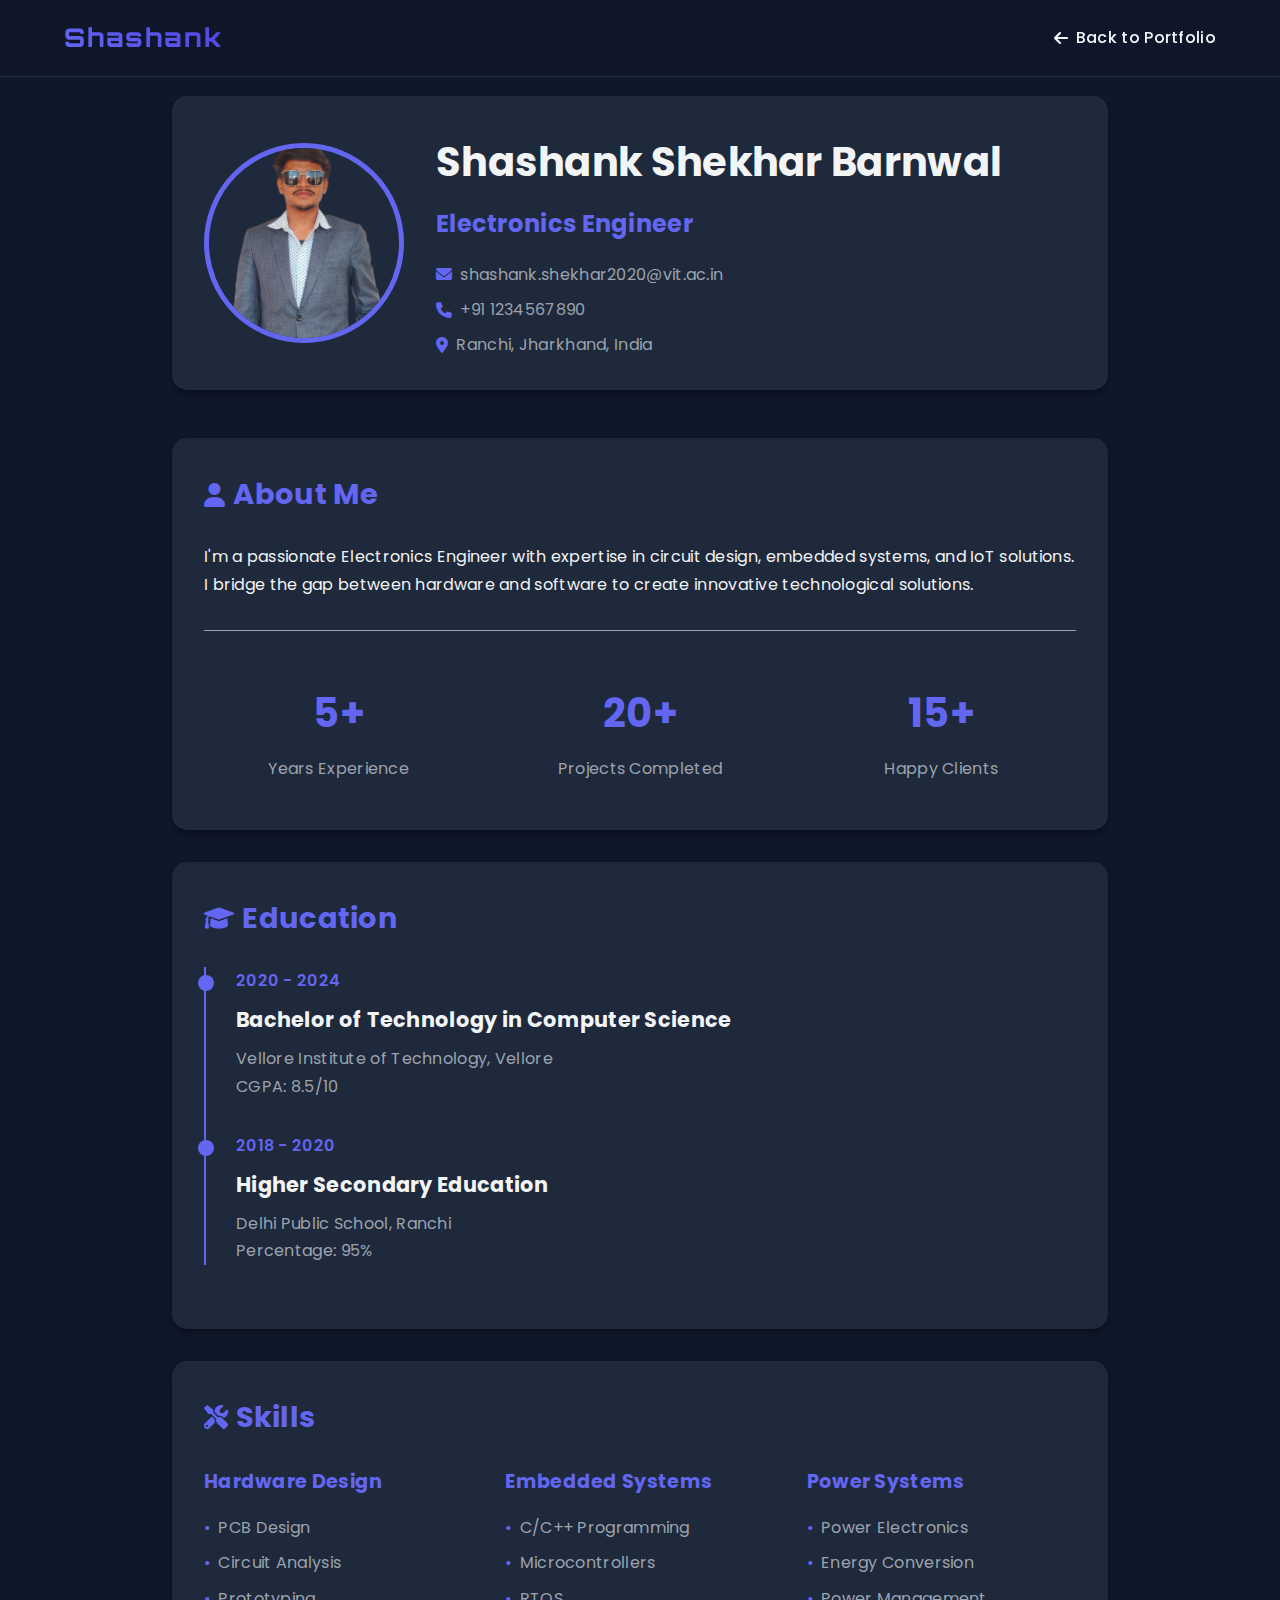
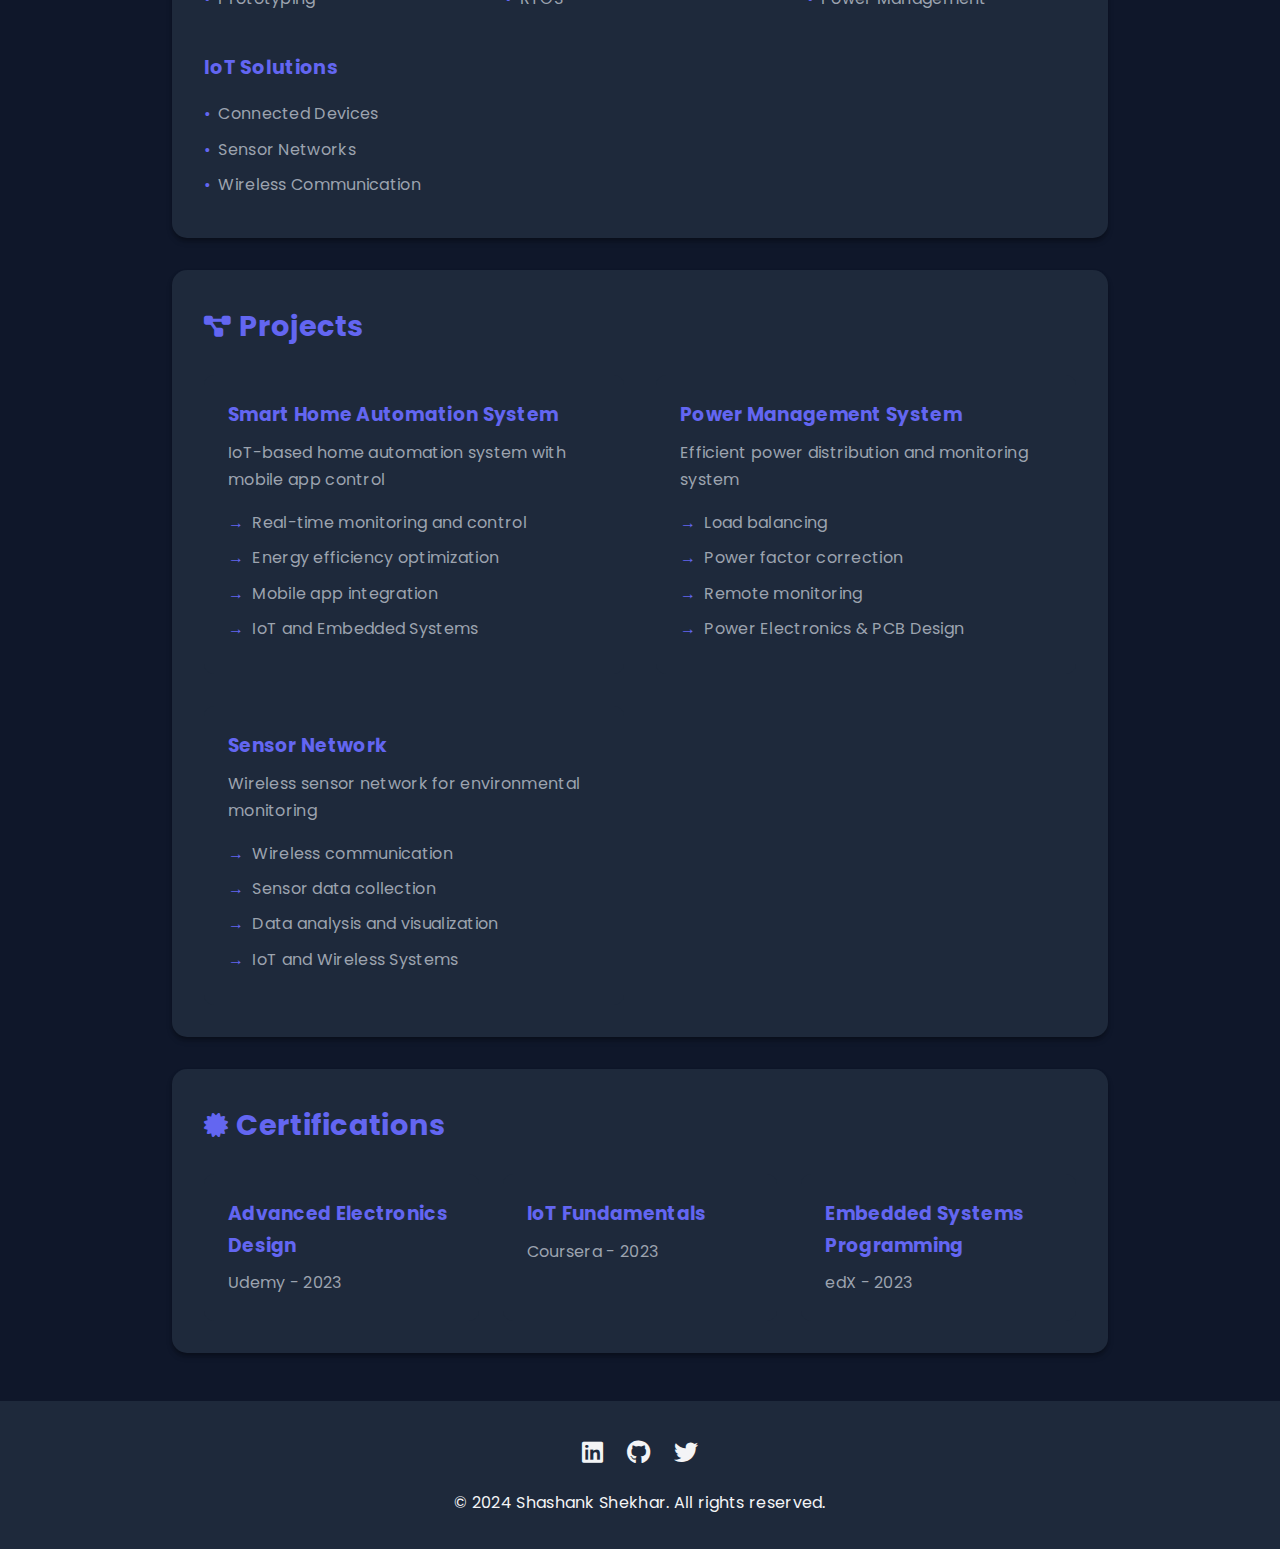
<file: resume.html>
<!DOCTYPE html>
<html lang="en">
<head>
    <meta charset="UTF-8">
    <meta name="viewport" content="width=device-width, initial-scale=1.0">
    <title>Shashank Shekhar - Resume</title>
    <link href="https://fonts.googleapis.com/css2?family=Poppins:wght@300;400;500;600;700&display=swap" rel="stylesheet">
    <link href="https://fonts.googleapis.com/css2?family=Orbitron:wght@400;500;600;700;800;900&display=swap" rel="stylesheet">
    <link rel="stylesheet" href="https://cdnjs.cloudflare.com/ajax/libs/font-awesome/6.0.0/css/all.min.css">
    <link rel="stylesheet" href="resume.css">
</head>
<body data-theme="dark">
    <!-- Navbar -->
    <nav class="navbar">
        <div class="logo">
            <a href="index.html">Shashank</a>
        </div>
        <a href="index.html" class="back-button">
            <i class="fas fa-arrow-left"></i> Back to Portfolio
        </a>
    </nav>

    <!-- Resume Content -->
    <div class="resume-container">
        <!-- Header Section -->
        <header class="resume-header">
            <div class="profile-section">
                <img src="picss.png" alt="Shashank Shekhar" class="profile-image">
                <div class="profile-info">
                    <h1>Shashank Shekhar Barnwal</h1>
                    <h2>Electronics Engineer</h2>
                    <div class="contact-info">
                        <p><i class="fas fa-envelope"></i> shashank.shekhar2020@vit.ac.in</p>
                        <p><i class="fas fa-phone"></i> +91 1234567890</p>
                        <p><i class="fas fa-map-marker-alt"></i> Ranchi, Jharkhand, India</p>
                    </div>
                </div>
            </div>
        </header>

        <!-- Main Content -->
        <main class="resume-content">
            <!-- About Section -->
            <section class="resume-section">
                <h2><i class="fas fa-user"></i> About Me</h2>
                <p>I'm a passionate Electronics Engineer with expertise in circuit design, embedded systems, and IoT solutions. I bridge the gap between hardware and software to create innovative technological solutions.</p>
                <div class="about-stats">
                    <div class="stat-item">
                        <span class="stat-number">5+</span>
                        <span class="stat-label">Years Experience</span>
                    </div>
                    <div class="stat-item">
                        <span class="stat-number">20+</span>
                        <span class="stat-label">Projects Completed</span>
                    </div>
                    <div class="stat-item">
                        <span class="stat-number">15+</span>
                        <span class="stat-label">Happy Clients</span>
                    </div>
                </div>
            </section>

            <!-- Education Section -->
            <section class="resume-section">
                <h2><i class="fas fa-graduation-cap"></i> Education</h2>
                <div class="timeline">
                    <div class="timeline-item">
                        <div class="timeline-date">2020 - 2024</div>
                        <div class="timeline-content">
                            <h3>Bachelor of Technology in Computer Science</h3>
                            <p>Vellore Institute of Technology, Vellore</p>
                            <p>CGPA: 8.5/10</p>
                        </div>
                    </div>
                    <div class="timeline-item">
                        <div class="timeline-date">2018 - 2020</div>
                        <div class="timeline-content">
                            <h3>Higher Secondary Education</h3>
                            <p>Delhi Public School, Ranchi</p>
                            <p>Percentage: 95%</p>
                        </div>
                    </div>
                </div>
            </section>

            <!-- Skills Section -->
            <section class="resume-section">
                <h2><i class="fas fa-tools"></i> Skills</h2>
                <div class="skills-grid">
                    <div class="skill-category">
                        <h3>Hardware Design</h3>
                        <ul>
                            <li>PCB Design</li>
                            <li>Circuit Analysis</li>
                            <li>Prototyping</li>
                        </ul>
                    </div>
                    <div class="skill-category">
                        <h3>Embedded Systems</h3>
                        <ul>
                            <li>C/C++ Programming</li>
                            <li>Microcontrollers</li>
                            <li>RTOS</li>
                        </ul>
                    </div>
                    <div class="skill-category">
                        <h3>Power Systems</h3>
                        <ul>
                            <li>Power Electronics</li>
                            <li>Energy Conversion</li>
                            <li>Power Management</li>
                        </ul>
                    </div>
                    <div class="skill-category">
                        <h3>IoT Solutions</h3>
                        <ul>
                            <li>Connected Devices</li>
                            <li>Sensor Networks</li>
                            <li>Wireless Communication</li>
                        </ul>
                    </div>
                </div>
            </section>

            <!-- Projects Section -->
            <section class="resume-section">
                <h2><i class="fas fa-project-diagram"></i> Projects</h2>
                <div class="projects-grid">
                    <div class="project-card">
                        <h3>Smart Home Automation System</h3>
                        <p>IoT-based home automation system with mobile app control</p>
                        <ul>
                            <li>Real-time monitoring and control</li>
                            <li>Energy efficiency optimization</li>
                            <li>Mobile app integration</li>
                            <li>IoT and Embedded Systems</li>
                        </ul>
                    </div>
                    <div class="project-card">
                        <h3>Power Management System</h3>
                        <p>Efficient power distribution and monitoring system</p>
                        <ul>
                            <li>Load balancing</li>
                            <li>Power factor correction</li>
                            <li>Remote monitoring</li>
                            <li>Power Electronics & PCB Design</li>
                        </ul>
                    </div>
                    <div class="project-card">
                        <h3>Sensor Network</h3>
                        <p>Wireless sensor network for environmental monitoring</p>
                        <ul>
                            <li>Wireless communication</li>
                            <li>Sensor data collection</li>
                            <li>Data analysis and visualization</li>
                            <li>IoT and Wireless Systems</li>
                        </ul>
                    </div>
                </div>
            </section>

            <!-- Certifications Section -->
            <section class="resume-section">
                <h2><i class="fas fa-certificate"></i> Certifications</h2>
                <div class="certifications-grid">
                    <div class="certification-card">
                        <h3>Advanced Electronics Design</h3>
                        <p>Udemy - 2023</p>
                    </div>
                    <div class="certification-card">
                        <h3>IoT Fundamentals</h3>
                        <p>Coursera - 2023</p>
                    </div>
                    <div class="certification-card">
                        <h3>Embedded Systems Programming</h3>
                        <p>edX - 2023</p>
                    </div>
                </div>
            </section>
        </main>
    </div>

    <!-- Footer -->
    <footer class="resume-footer">
        <div class="social-links">
            <a href="https://www.linkedin.com/in/shashank-shekhar-barnwal-2176b5259" target="_blank">
                <i class="fab fa-linkedin"></i>
            </a>
            <a href="https://github.com/shashankshekhar-001" target="_blank">
                <i class="fab fa-github"></i>
            </a>
            <a href="https://x.com/SSBarnwal_" target="_blank">
                <i class="fab fa-twitter"></i>
            </a>
        </div>
        <p>&copy; 2024 Shashank Shekhar. All rights reserved.</p>
    </footer>
</body>
</html>
</file>
<file: resume.css>
/* Global Styles */
:root {
    --primary-color: #4f46e5;
    --secondary-color: #818cf8;
    --accent-color: #6366f1;
    --text-color: #1f2937;
    --light-text: #6b7280;
    --background: #ffffff;
    --section-bg: #f8fafc;
    --card-bg: #ffffff;
    --shadow: 0 4px 6px -1px rgba(0, 0, 0, 0.1), 0 2px 4px -1px rgba(0, 0, 0, 0.06);
    --shadow-lg: 0 10px 15px -3px rgba(0, 0, 0, 0.1), 0 4px 6px -2px rgba(0, 0, 0, 0.05);
    --transition: all 0.3s cubic-bezier(0.4, 0, 0.2, 1);
}

/* Dark Theme Variables */
[data-theme="dark"] {
    --primary-color: #6366f1;
    --secondary-color: #818cf8;
    --accent-color: #4f46e5;
    --text-color: #f3f4f6;
    --light-text: #9ca3af;
    --background: #0f172a;
    --section-bg: #1e293b;
    --card-bg: #1e293b;
    --shadow: 0 4px 6px -1px rgba(0, 0, 0, 0.3), 0 2px 4px -1px rgba(0, 0, 0, 0.2);
    --shadow-lg: 0 10px 15px -3px rgba(0, 0, 0, 0.3), 0 4px 6px -2px rgba(0, 0, 0, 0.2);
}

* {
    margin: 0;
    padding: 0;
    box-sizing: border-box;
    transition: background-color 0.3s ease, color 0.3s ease, border-color 0.3s ease;
}

body {
    font-family: 'Poppins', sans-serif;
    color: var(--text-color);
    background-color: var(--background);
    line-height: 1.7;
    overflow-x: hidden;
    letter-spacing: 0.3px;
}

/* Navbar Styles */
.navbar {
    position: fixed;
    top: 0;
    left: 0;
    width: 100%;
    padding: 1rem 5%;
    display: flex;
    justify-content: space-between;
    align-items: center;
    background: rgba(255, 255, 255, 0.8);
    backdrop-filter: blur(10px);
    -webkit-backdrop-filter: blur(10px);
    border-bottom: 1px solid rgba(255, 255, 255, 0.2);
    z-index: 1000;
}

.logo a {
    font-family: 'Orbitron', sans-serif;
    font-size: 1.6rem;
    font-weight: 800;
    color: var(--text-color);
    text-decoration: none;
    letter-spacing: 2px;
    background: linear-gradient(45deg, var(--primary-color), var(--accent-color));
    -webkit-background-clip: text;
    -webkit-text-fill-color: transparent;
}

.back-button {
    display: flex;
    align-items: center;
    gap: 0.5rem;
    color: var(--text-color);
    text-decoration: none;
    font-weight: 500;
    transition: var(--transition);
}

.back-button:hover {
    color: var(--primary-color);
    transform: translateX(-5px);
}

/* Resume Container */
.resume-container {
    max-width: 1000px;
    margin: 6rem auto 2rem;
    padding: 0 2rem;
}

/* Header Section */
.resume-header {
    margin-bottom: 3rem;
}

.profile-section {
    display: flex;
    gap: 2rem;
    align-items: center;
    background: var(--card-bg);
    padding: 2rem;
    border-radius: 15px;
    box-shadow: var(--shadow);
}

.profile-image {
    width: 200px;
    height: 200px;
    border-radius: 50%;
    object-fit: cover;
    border: 5px solid var(--primary-color);
}

.profile-info {
    flex: 1;
}

.profile-info h1 {
    font-size: 2.5rem;
    margin-bottom: 0.5rem;
    color: var(--text-color);
}

.profile-info h2 {
    font-size: 1.5rem;
    color: var(--primary-color);
    margin-bottom: 1rem;
}

.contact-info {
    display: flex;
    flex-direction: column;
    gap: 0.5rem;
}

.contact-info p {
    display: flex;
    align-items: center;
    gap: 0.5rem;
    color: var(--light-text);
}

.contact-info i {
    color: var(--primary-color);
}

/* Resume Sections */
.resume-section {
    background: var(--card-bg);
    padding: 2rem;
    border-radius: 15px;
    box-shadow: var(--shadow);
    margin-bottom: 2rem;
}

.resume-section h2 {
    display: flex;
    align-items: center;
    gap: 0.5rem;
    color: var(--primary-color);
    margin-bottom: 1.5rem;
    font-size: 1.8rem;
}

.resume-section h2 i {
    font-size: 1.5rem;
}

/* Timeline */
.timeline {
    position: relative;
    padding-left: 2rem;
}

.timeline::before {
    content: '';
    position: absolute;
    left: 0;
    top: 0;
    height: 100%;
    width: 2px;
    background: var(--primary-color);
}

.timeline-item {
    position: relative;
    margin-bottom: 2rem;
}

.timeline-item::before {
    content: '';
    position: absolute;
    left: -2.4rem;
    top: 0.5rem;
    width: 1rem;
    height: 1rem;
    background: var(--primary-color);
    border-radius: 50%;
}

.timeline-date {
    color: var(--primary-color);
    font-weight: 600;
    margin-bottom: 0.5rem;
}

.timeline-content h3 {
    font-size: 1.3rem;
    margin-bottom: 0.5rem;
}

.timeline-content p {
    color: var(--light-text);
}

/* Skills Grid */
.skills-grid {
    display: grid;
    grid-template-columns: repeat(auto-fit, minmax(250px, 1fr));
    gap: 2rem;
}

.skill-category h3 {
    color: var(--primary-color);
    margin-bottom: 1rem;
    font-size: 1.2rem;
}

.skill-category ul {
    list-style: none;
}

.skill-category li {
    margin-bottom: 0.5rem;
    color: var(--light-text);
    display: flex;
    align-items: center;
    gap: 0.5rem;
}

.skill-category li::before {
    content: '•';
    color: var(--primary-color);
}

/* Projects Grid */
.projects-grid {
    display: grid;
    grid-template-columns: repeat(auto-fit, minmax(300px, 1fr));
    gap: 2rem;
}

.project-card {
    background: var(--section-bg);
    padding: 1.5rem;
    border-radius: 10px;
    transition: var(--transition);
}

.project-card:hover {
    transform: translateY(-5px);
    box-shadow: var(--shadow);
}

.project-card h3 {
    color: var(--primary-color);
    margin-bottom: 0.5rem;
}

.project-card p {
    color: var(--light-text);
    margin-bottom: 1rem;
}

.project-card ul {
    list-style: none;
}

.project-card li {
    margin-bottom: 0.5rem;
    color: var(--light-text);
    display: flex;
    align-items: center;
    gap: 0.5rem;
}

.project-card li::before {
    content: '→';
    color: var(--primary-color);
}

/* Certifications Grid */
.certifications-grid {
    display: grid;
    grid-template-columns: repeat(auto-fit, minmax(250px, 1fr));
    gap: 1.5rem;
}

.certification-card {
    background: var(--section-bg);
    padding: 1.5rem;
    border-radius: 10px;
    transition: var(--transition);
}

.certification-card:hover {
    transform: translateY(-5px);
    box-shadow: var(--shadow);
}

.certification-card h3 {
    color: var(--primary-color);
    margin-bottom: 0.5rem;
}

.certification-card p {
    color: var(--light-text);
}

/* Footer */
.resume-footer {
    text-align: center;
    padding: 2rem;
    background: var(--card-bg);
    margin-top: 3rem;
}

.social-links {
    display: flex;
    justify-content: center;
    gap: 1.5rem;
    margin-bottom: 1rem;
}

.social-links a {
    color: var(--text-color);
    font-size: 1.5rem;
    transition: var(--transition);
}

.social-links a:hover {
    color: var(--primary-color);
    transform: translateY(-3px);
}

/* About Stats */
.about-stats {
    display: grid;
    grid-template-columns: repeat(3, 1fr);
    gap: 2rem;
    margin-top: 2rem;
    padding-top: 2rem;
    border-top: 1px solid var(--light-text);
}

.stat-item {
    text-align: center;
    padding: 1rem;
    background: var(--section-bg);
    border-radius: 10px;
    transition: var(--transition);
}

.stat-item:hover {
    transform: translateY(-5px);
    box-shadow: var(--shadow);
}

.stat-number {
    display: block;
    font-size: 2.5rem;
    font-weight: 700;
    color: var(--primary-color);
    margin-bottom: 0.5rem;
}

.stat-label {
    color: var(--light-text);
    font-size: 1rem;
}

/* Responsive Design */
@media (max-width: 768px) {
    .resume-container {
        margin-top: 5rem;
        padding: 0 1rem;
    }

    .profile-section {
        flex-direction: column;
        text-align: center;
        padding: 1.5rem;
    }

    .profile-image {
        width: 150px;
        height: 150px;
    }

    .profile-info h1 {
        font-size: 2rem;
    }

    .profile-info h2 {
        font-size: 1.2rem;
    }

    .contact-info {
        align-items: center;
    }

    .resume-section {
        padding: 1.5rem;
    }

    .resume-section h2 {
        font-size: 1.5rem;
    }

    .timeline {
        padding-left: 1.5rem;
    }

    .timeline-item::before {
        left: -1.9rem;
    }

    .skills-grid,
    .projects-grid,
    .certifications-grid {
        grid-template-columns: 1fr;
    }

    .about-stats {
        grid-template-columns: 1fr;
        gap: 1rem;
    }

    .stat-item {
        padding: 0.8rem;
    }

    .stat-number {
        font-size: 2rem;
    }
}

@media (max-width: 480px) {
    .navbar {
        padding: 0.8rem 5%;
    }

    .logo a {
        font-size: 1.4rem;
    }

    .profile-info h1 {
        font-size: 1.8rem;
    }

    .profile-info h2 {
        font-size: 1.1rem;
    }

    .resume-section {
        padding: 1.2rem;
    }

    .resume-section h2 {
        font-size: 1.3rem;
    }

    .timeline-content h3 {
        font-size: 1.1rem;
    }
}

/* Dark Theme Adjustments */
[data-theme="dark"] .navbar {
    background: rgba(15, 23, 42, 0.8);
    border-bottom: 1px solid rgba(255, 255, 255, 0.1);
}

[data-theme="dark"] .profile-section,
[data-theme="dark"] .resume-section,
[data-theme="dark"] .resume-footer {
    background: var(--card-bg);
}

[data-theme="dark"] .project-card,
[data-theme="dark"] .certification-card {
    background: var(--section-bg);
}
</file>
